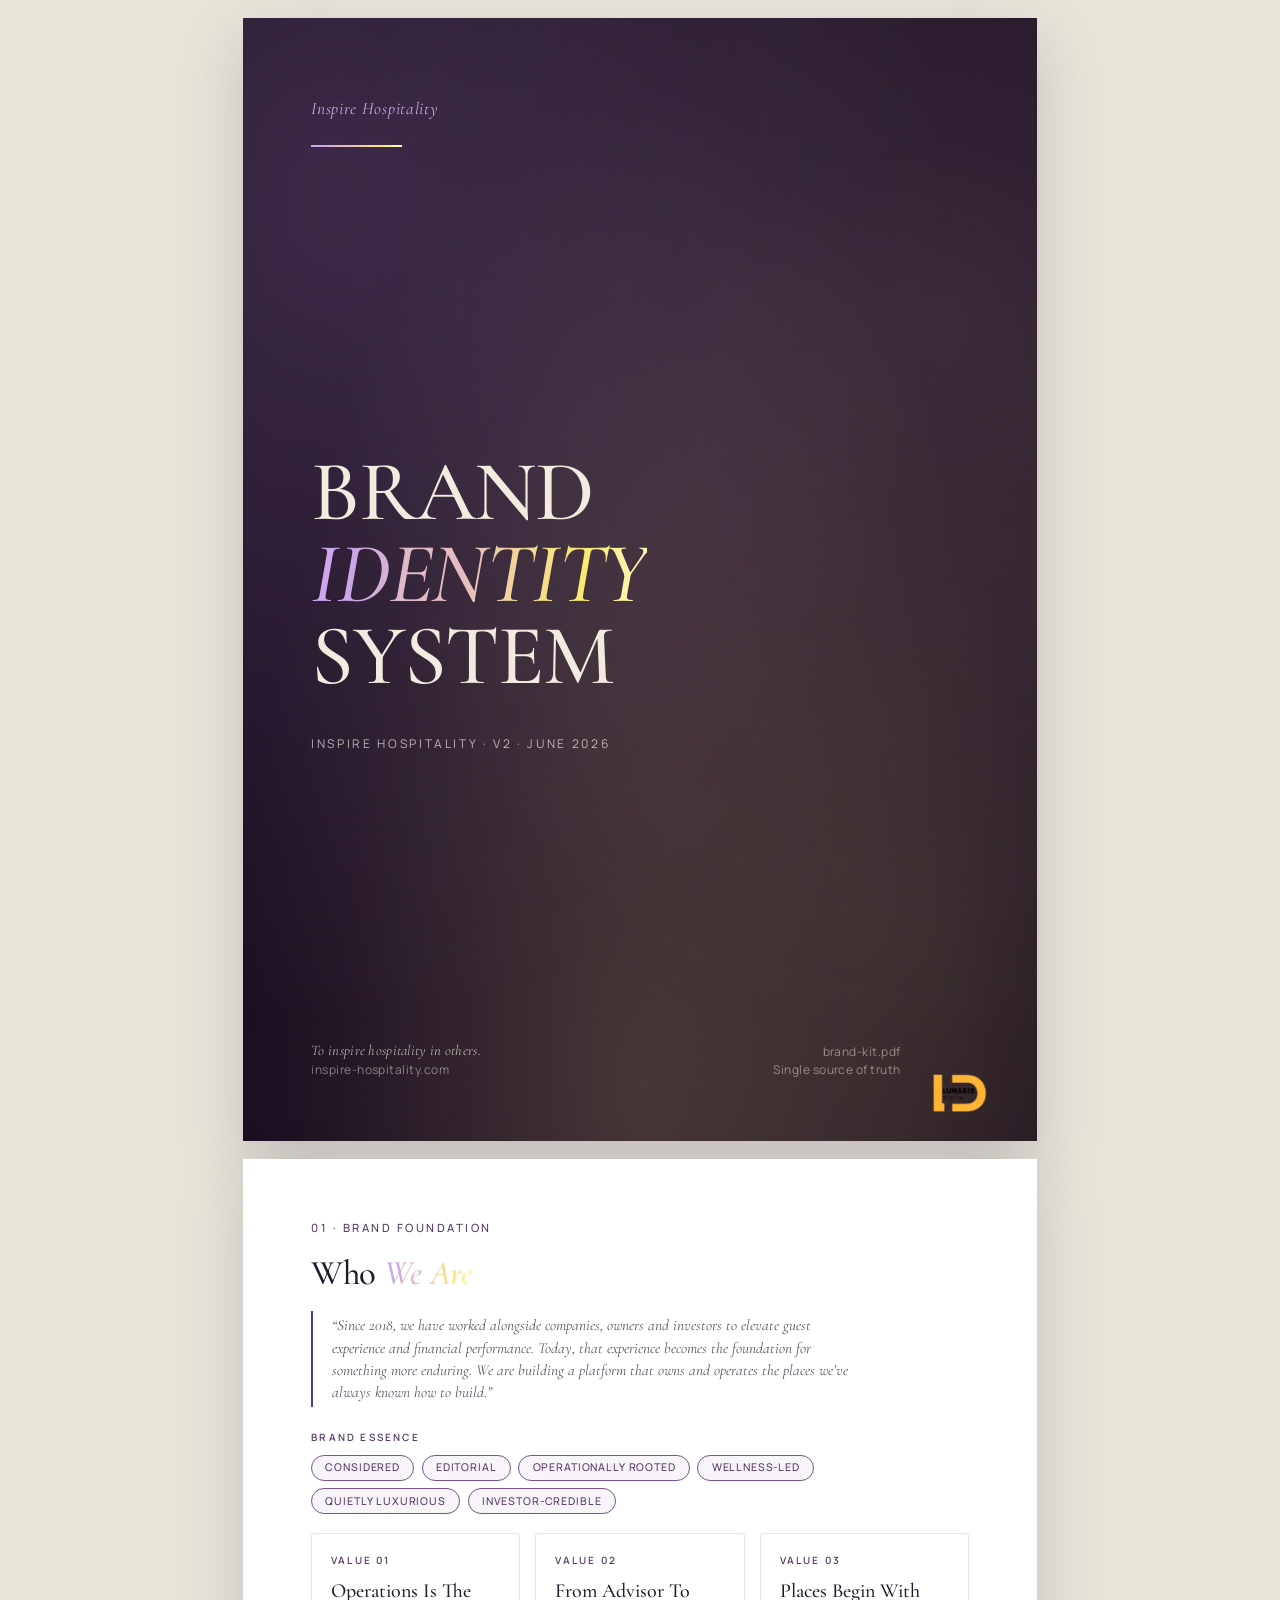
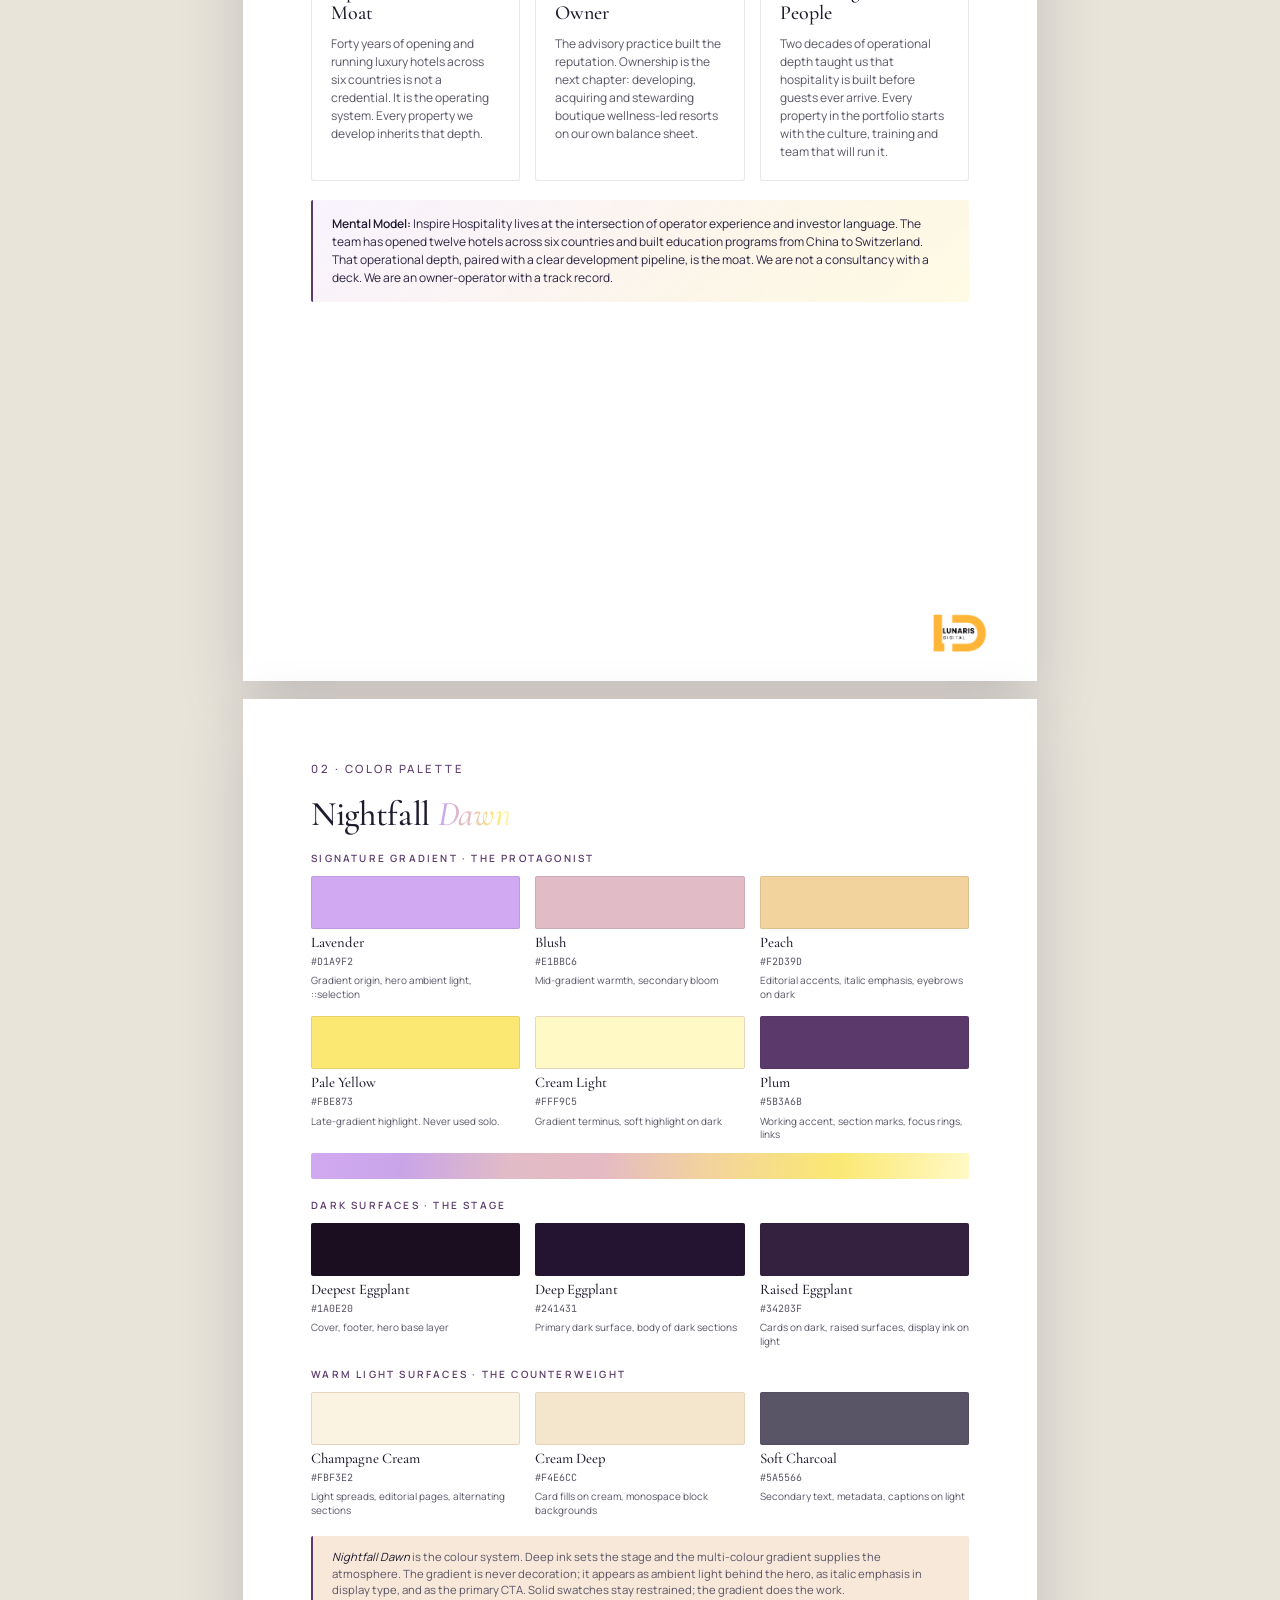
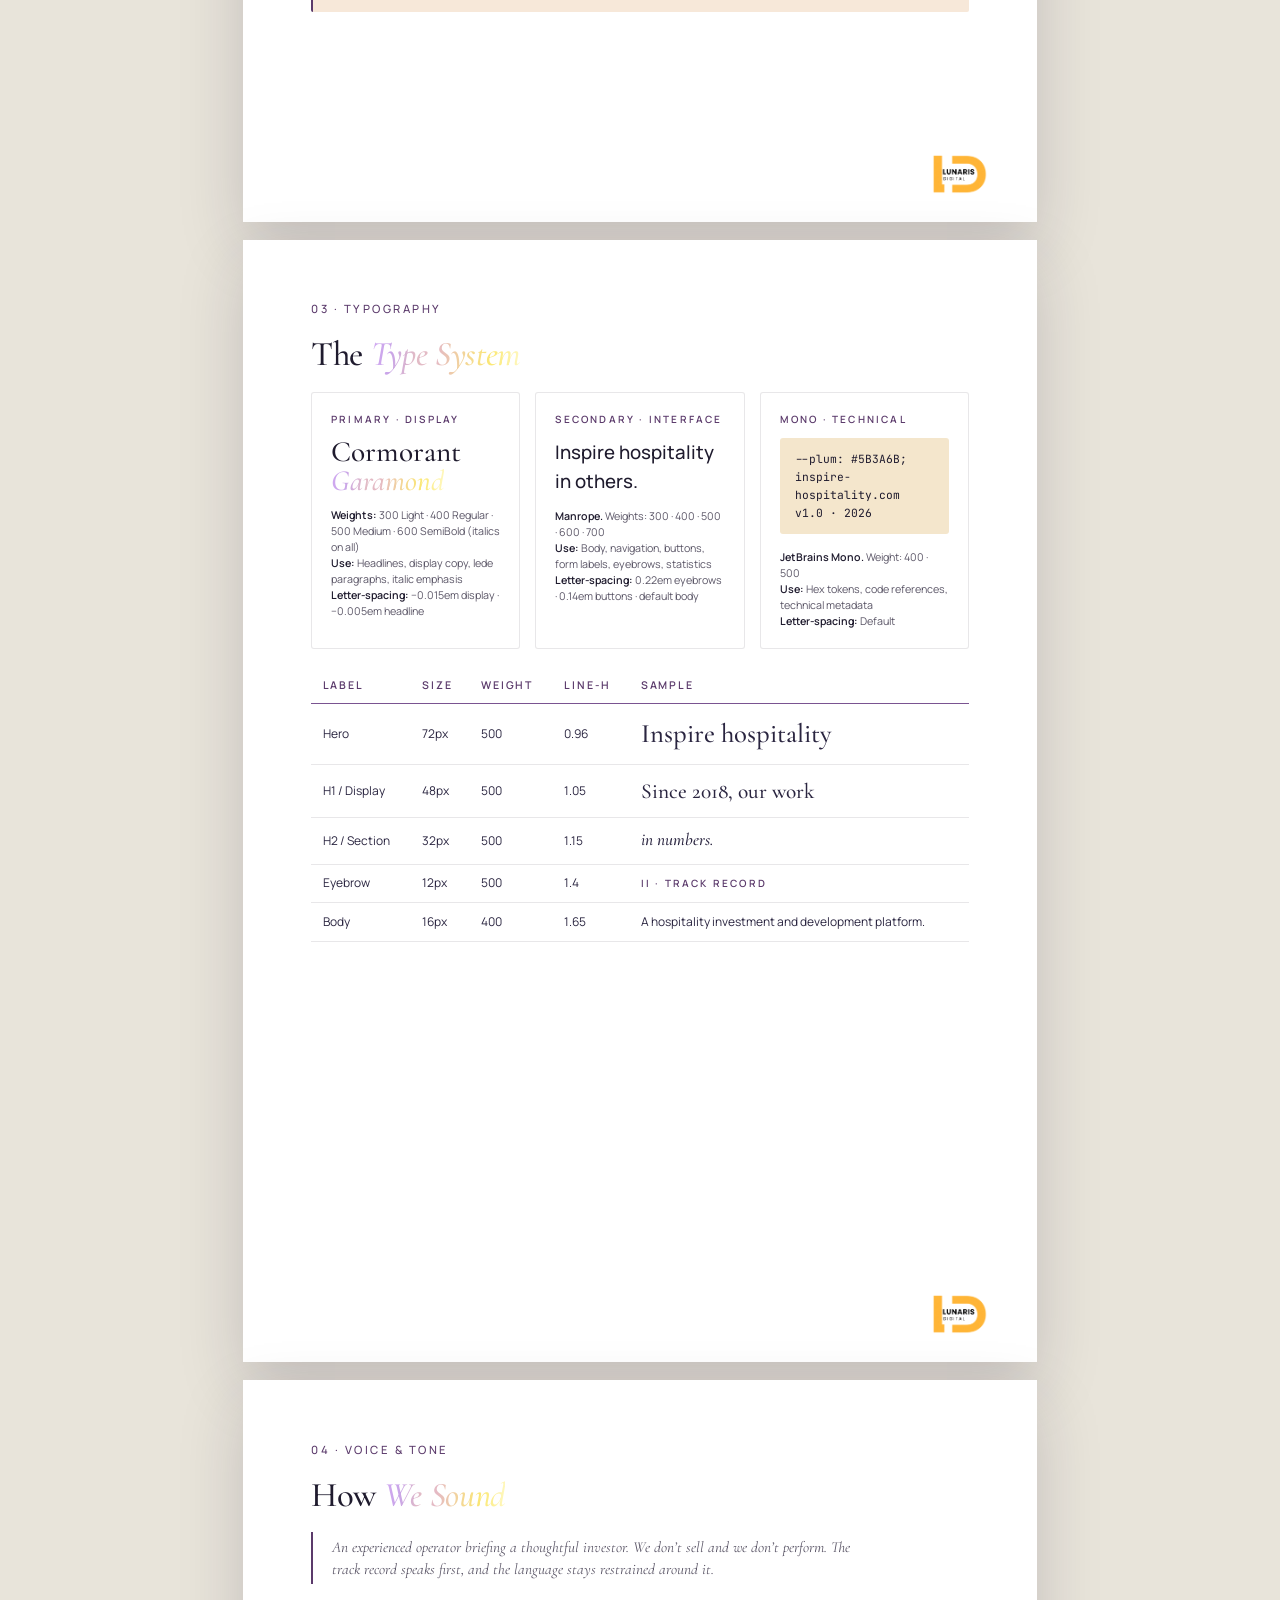
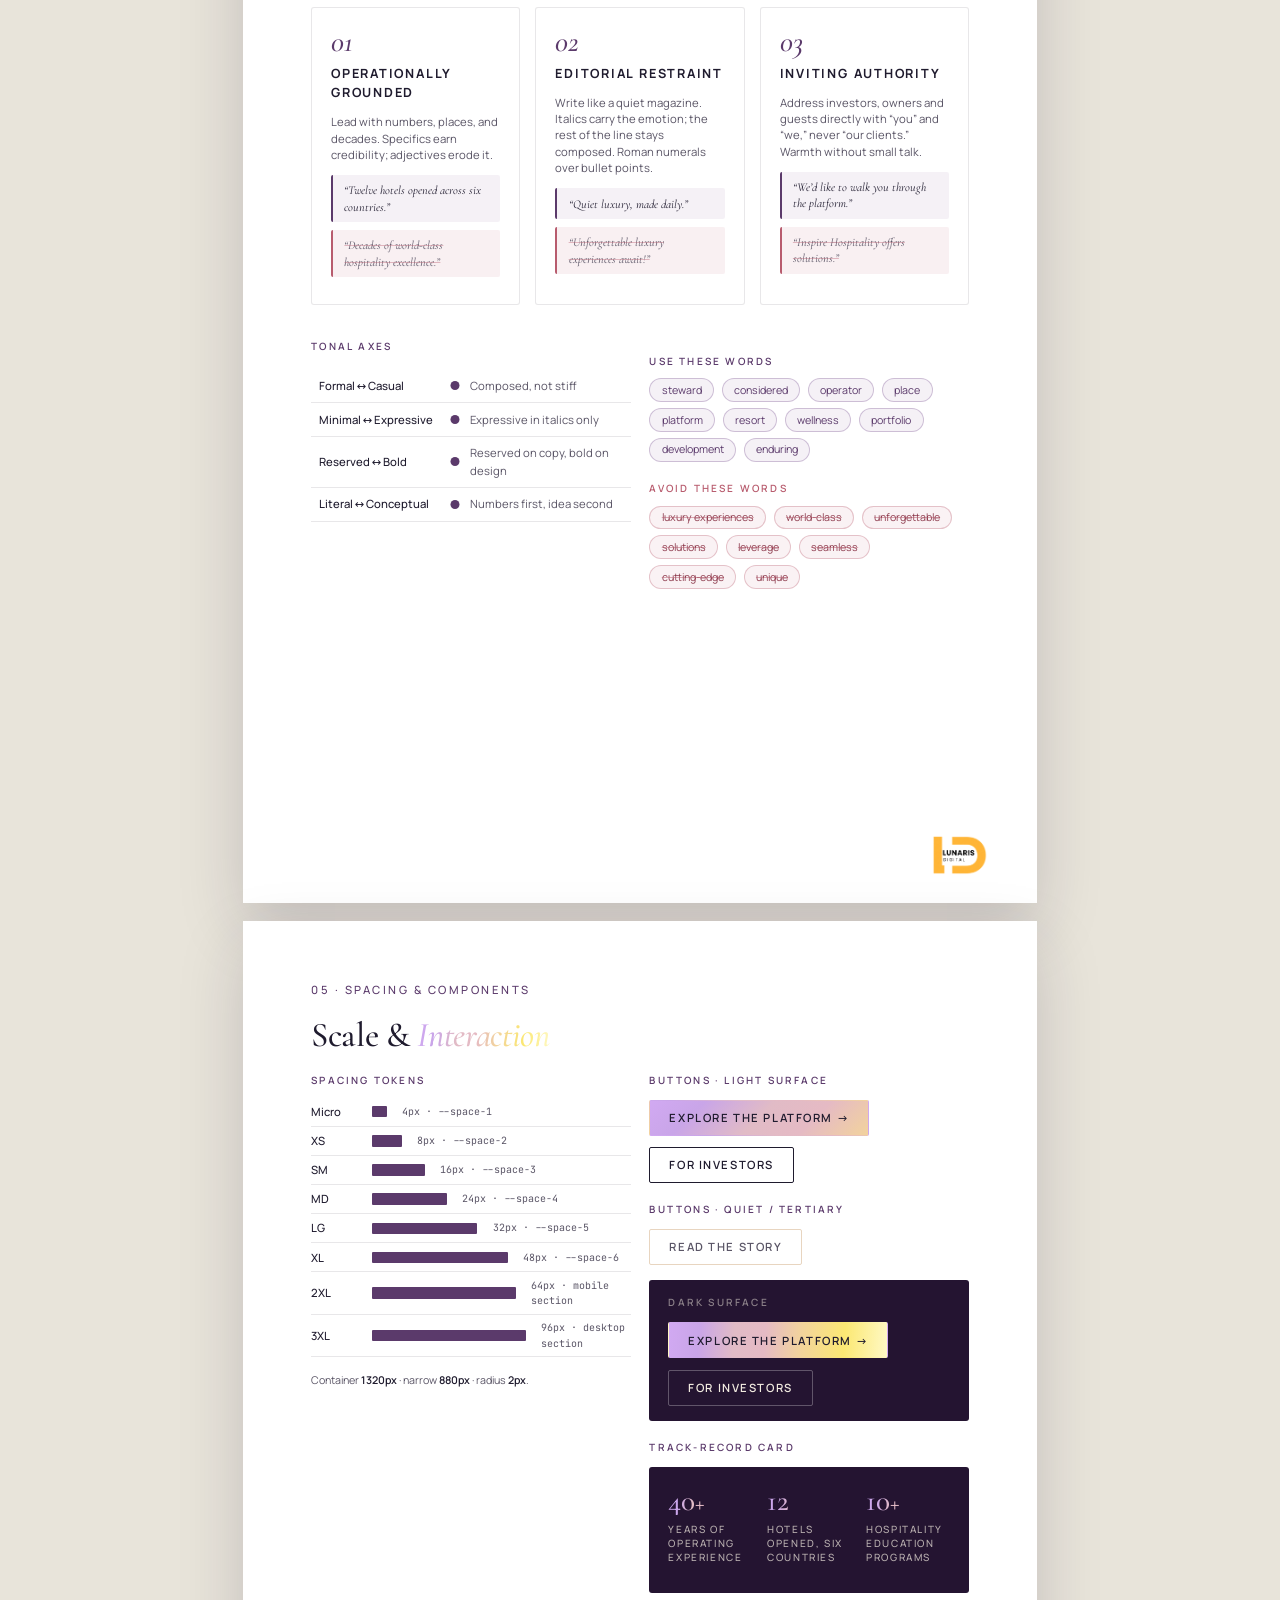
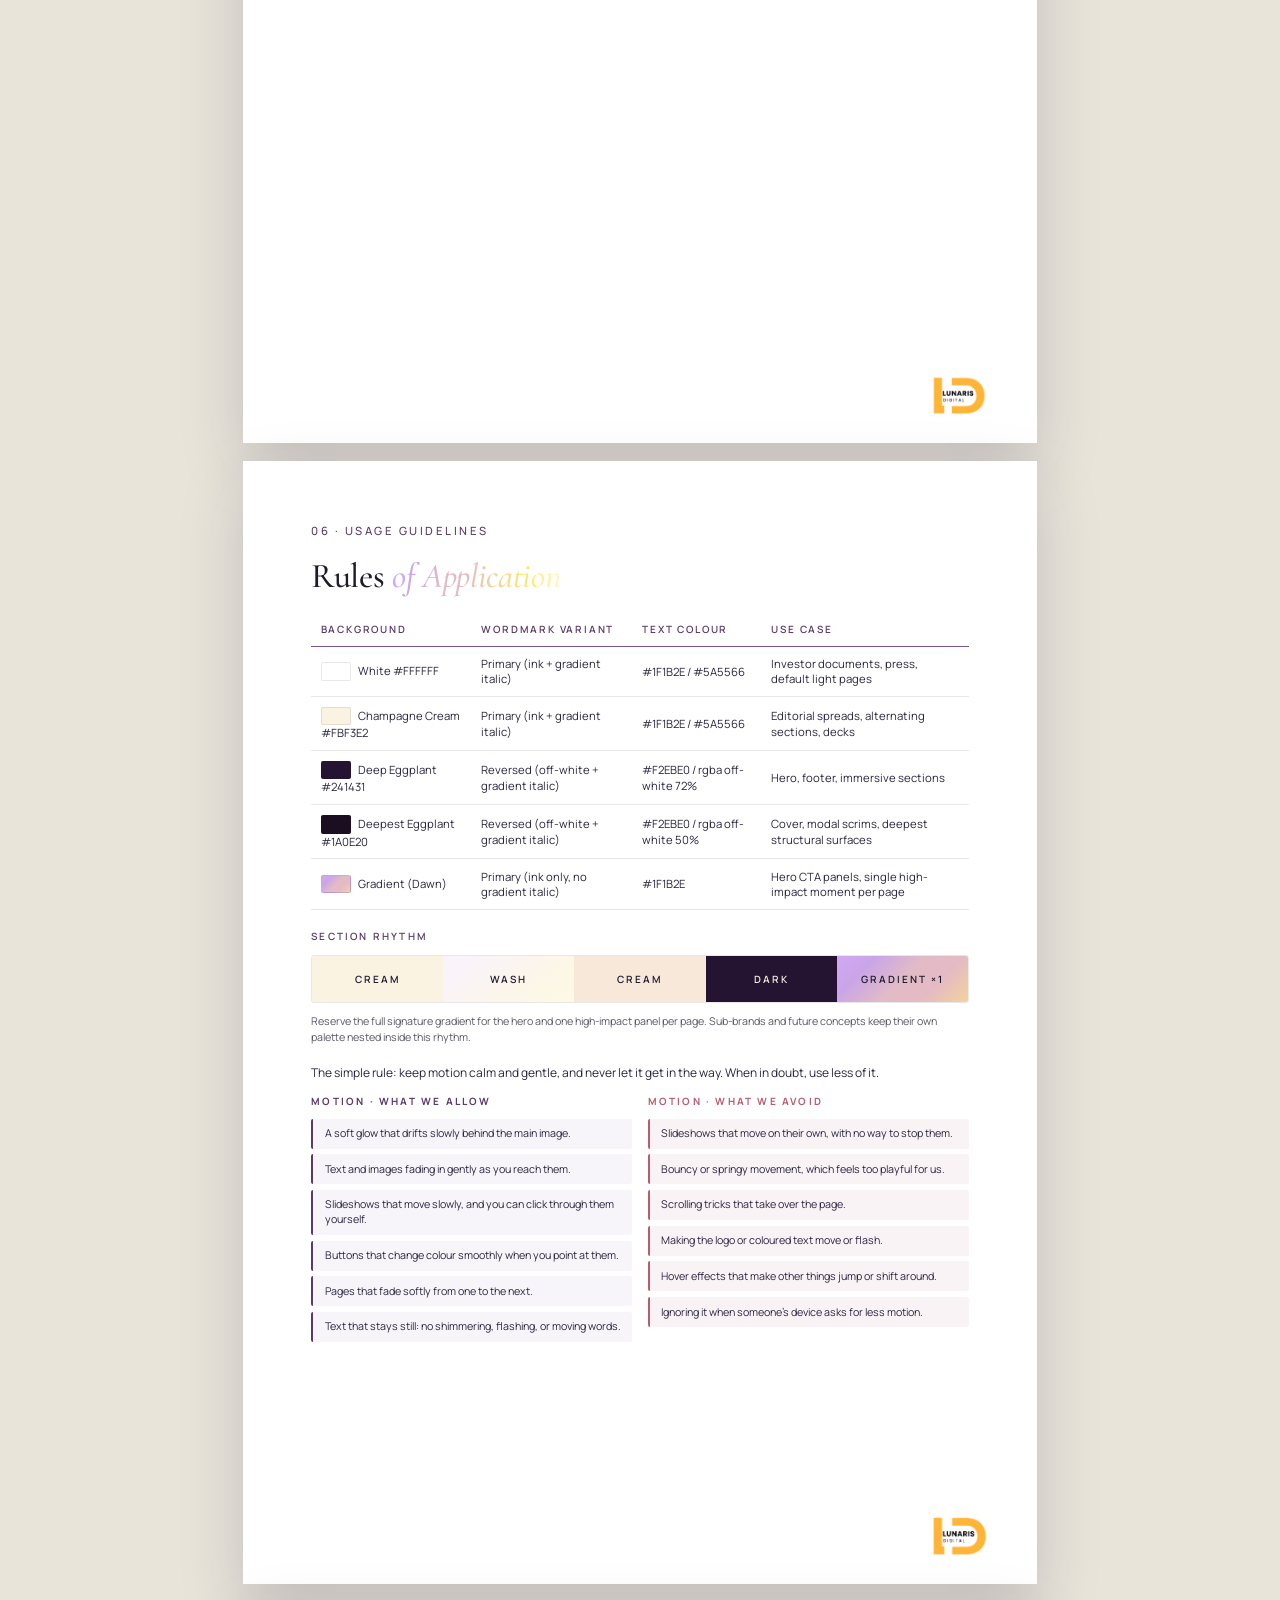
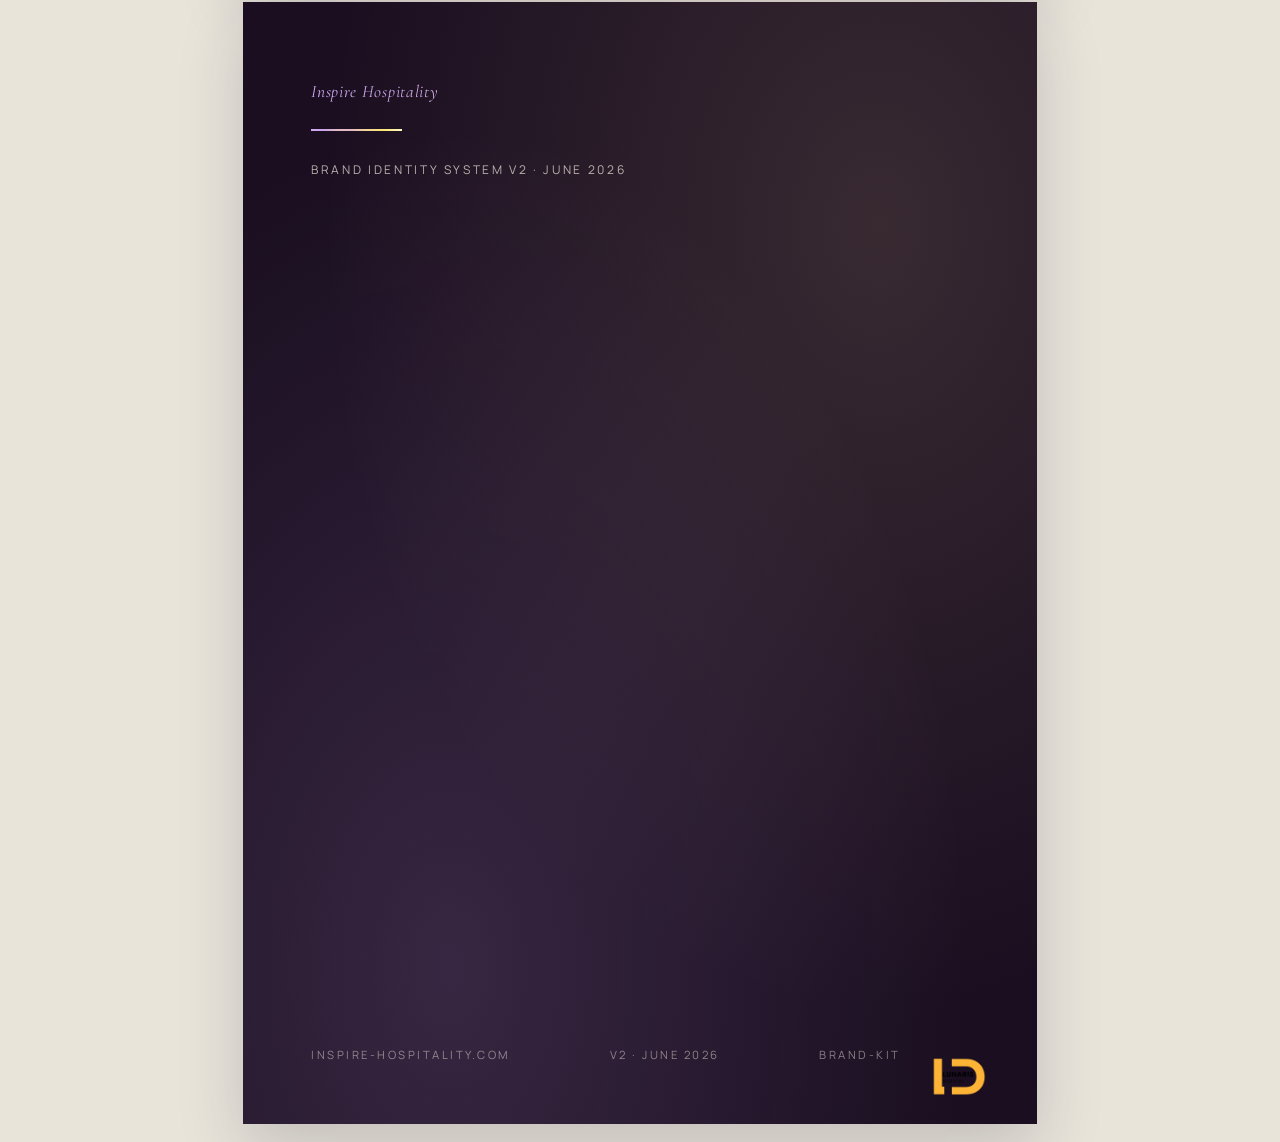
<file: brand-kit.html>
<!doctype html>
<html lang="en">
<head>
<meta charset="utf-8" />
<meta name="viewport" content="width=device-width, initial-scale=1" />
<title>Inspire Hospitality &middot; Brand Identity System v2 &middot; June 2026</title>
<link rel="icon" type="image/avif" href="assets/img/brand/Logo.avif" />
<link rel="preconnect" href="https://fonts.googleapis.com" />
<link rel="preconnect" href="https://fonts.gstatic.com" crossorigin />
<link
  href="https://fonts.googleapis.com/css2?family=Cormorant+Garamond:ital,wght@0,300;0,400;0,500;0,600;1,300;1,400;1,500&family=Manrope:wght@300;400;500;600;700&family=JetBrains+Mono:wght@400;500&display=swap"
  rel="stylesheet"
/>
<style>
  /* ============================================================
     Inspire Hospitality · Brand Kit (Nightfall Dawn)
     Print-ready, single-source-of-truth brand reference.
     ============================================================ */
  :root {
    /* Brand gradient stops */
    --lavender:    #D1A9F2;
    --lavender-2:  #C9A5E8;
    --blush:       #E1BBC6;
    --rose:        #E5BAC4;
    --peach:       #F2D39D;
    --pale-yellow: #FBE873;
    --cream-light: #FFF9C5;

    /* Working accent */
    --plum:       #5B3A6B;
    --plum-deep:  #4A2E59;
    --plum-light: #7A5491;

    /* Dark surfaces */
    --bg-deepest: #1A0E20;
    --bg-deep:    #241431;
    --bg-mid:     #2C1A38;
    --bg-raised:  #34203F;
    --bg-elev:    #3E2849;

    /* Warm light surfaces */
    --cream:        #FBF3E2;
    --cream-deep:   #F4E6CC;
    --cream-blush:  #F7E8D9;
    --ink:          #1F1B2E;
    --ink-soft:     #2A2540;
    --soft-charcoal:#5A5566;
    --hairline:     rgba(31, 27, 46, 0.10);
    --hairline-warm:#E8D5C0;

    /* Type colors (dark surface) */
    --text-on-dark:        #F2EBE0;
    --text-on-dark-sec:    rgba(242, 235, 224, 0.72);
    --text-on-dark-muted:  rgba(242, 235, 224, 0.5);

    /* Signature gradients */
    --gradient-signature: linear-gradient(95deg,
      #D1A9F2 0%, #C9A5E8 14%, #E1BBC6 30%, #E5BAC4 44%,
      #F2D39D 60%, #FBE873 80%, #FFF9C5 100%);
    --gradient-dawn: linear-gradient(135deg,
      #D1A9F2 0%, #C9A5E8 22%, #E1BBC6 50%, #E5BAC4 72%, #F2D39D 100%);
    --gradient-cool: linear-gradient(135deg,
      #D1A9F2 0%, #B68FD8 50%, #7A5491 100%);
    --gradient-wash: linear-gradient(140deg,
      rgba(209,169,242,0.14) 0%, rgba(225,187,198,0.16) 30%,
      rgba(242,211,157,0.22) 60%, rgba(251,232,115,0.20) 100%);

    --font-serif: "Cormorant Garamond", "Times New Roman", serif;
    --font-sans:  "Manrope", -apple-system, BlinkMacSystemFont, "Segoe UI", system-ui, sans-serif;
    --font-mono:  "JetBrains Mono", ui-monospace, SFMono-Regular, Menlo, monospace;
  }

  /* ---------- Reset ---------- */
  *,*::before,*::after { box-sizing: border-box; }
  html { -webkit-text-size-adjust: 100%; }
  body {
    margin: 0;
    background: #E8E4DA;
    color: var(--ink);
    font-family: var(--font-sans);
    font-weight: 400;
    font-size: 11pt;
    line-height: 1.55;
    -webkit-font-smoothing: antialiased;
    -moz-osx-font-smoothing: grayscale;
    -webkit-print-color-adjust: exact;
    print-color-adjust: exact;
  }
  em { font-style: italic; }
  strong { font-weight: 600; }

  /* ---------- Page frame (A4-ish, screen view) ---------- */
  .page {
    width: 210mm;
    height: 297mm;
    margin: 18px auto;
    padding: 16mm 18mm;
    background: #fff;
    box-shadow: 0 24px 60px rgba(36, 20, 49, 0.18);
    position: relative;
    overflow: hidden;
    page-break-after: always;
    page-break-inside: avoid;
    break-inside: avoid;
  }
  .page:last-child { page-break-after: auto; }

  .page--dark {
    background: var(--bg-deep);
    color: var(--text-on-dark);
  }
  .page--cream {
    background: var(--cream);
  }

  /* ---------- Lunaris Digital stamp (every page) ---------- */
  .page::after {
    content: "";
    position: absolute;
    right: 13mm;
    bottom: 5mm;
    width: 15mm;
    height: 15mm;
    z-index: 6;
    background: url("assets/img/brand/Lunaris Digital logo design.png") center / contain no-repeat;
  }

  /* ---------- Section header (page top) ---------- */
  .section-mark {
    font-family: var(--font-sans);
    font-size: 8.5pt;
    font-weight: 500;
    letter-spacing: 0.22em;
    text-transform: uppercase;
    color: var(--plum);
    margin: 0 0 5mm 0;
  }
  .page--dark .section-mark { color: var(--peach); }

  .section-title {
    font-family: var(--font-serif);
    font-weight: 500;
    font-size: 26pt;
    line-height: 1.05;
    letter-spacing: -0.01em;
    margin: 0 0 5mm 0;
    color: var(--ink);
  }
  .page--dark .section-title { color: var(--text-on-dark); }
  .section-title em {
    font-style: italic;
    background: var(--gradient-signature);
    -webkit-background-clip: text;
            background-clip: text;
    -webkit-text-fill-color: transparent;
    color: transparent;
  }

  .lede {
    font-family: var(--font-serif);
    font-style: italic;
    font-size: 11.5pt;
    line-height: 1.45;
    color: var(--soft-charcoal);
    border-left: 2px solid var(--plum);
    padding: 1mm 0 1mm 5mm;
    margin: 0 0 6mm 0;
    max-width: 145mm;
  }
  .page--dark .lede {
    color: var(--text-on-dark-sec);
    border-left-color: var(--peach);
  }

  /* ---------- Cover page ---------- */
  .cover {
    background: var(--bg-deepest);
    color: var(--text-on-dark);
    display: flex;
    flex-direction: column;
    justify-content: space-between;
    position: relative;
    overflow: hidden;
  }
  .cover__atmosphere {
    position: absolute;
    inset: -10%;
    background:
      radial-gradient(ellipse at 18% 22%, rgba(209,169,242,0.18), transparent 55%),
      radial-gradient(ellipse at 82% 30%, rgba(229,186,196,0.14), transparent 55%),
      radial-gradient(ellipse at 50% 88%, rgba(242,211,157,0.16), transparent 60%),
      radial-gradient(ellipse at 80% 78%, rgba(251,232,115,0.10), transparent 55%);
    pointer-events: none;
  }
  .cover__grain {
    position: absolute; inset: 0;
    background-image: radial-gradient(rgba(255,255,255,0.04) 1px, transparent 1px);
    background-size: 3px 3px;
    mix-blend-mode: overlay;
    pointer-events: none;
  }
  .cover__top, .cover__mid, .cover__foot {
    position: relative; z-index: 2;
  }
  .cover__brand {
    font-family: var(--font-serif);
    font-style: italic;
    font-weight: 400;
    font-size: 13pt;
    letter-spacing: 0.04em;
    background: var(--gradient-signature);
    -webkit-background-clip: text; background-clip: text;
    -webkit-text-fill-color: transparent; color: transparent;
  }
  .cover__rule {
    width: 24mm; height: 2px;
    background: var(--gradient-signature);
    margin: 6mm 0 8mm 0;
  }
  .cover__display {
    font-family: var(--font-serif);
    font-weight: 500;
    font-size: 64pt;
    line-height: 0.96;
    letter-spacing: -0.015em;
    margin: 0;
  }
  .cover__display em {
    font-style: italic;
    background: var(--gradient-signature);
    -webkit-background-clip: text; background-clip: text;
    -webkit-text-fill-color: transparent; color: transparent;
  }
  .cover__meta {
    margin-top: 10mm;
    font-family: var(--font-sans);
    font-size: 9pt;
    letter-spacing: 0.22em;
    text-transform: uppercase;
    color: var(--text-on-dark-sec);
  }
  .cover__foot {
    display: flex;
    justify-content: space-between;
    align-items: flex-end;
    font-family: var(--font-sans);
    font-size: 9pt;
    letter-spacing: 0.04em;
    color: var(--text-on-dark-muted);
    padding-right: 18mm;
  }
  .cover__foot em {
    font-family: var(--font-serif);
    font-style: italic;
    color: var(--text-on-dark-sec);
    font-size: 11pt;
    letter-spacing: 0.02em;
  }

  /* ---------- Generic helpers ---------- */
  .grid-3 { display: grid; grid-template-columns: repeat(3, 1fr); gap: 4mm; }
  .grid-2 { display: grid; grid-template-columns: repeat(2, 1fr); gap: 5mm; }
  .stack { display: flex; flex-direction: column; gap: 4mm; }

  .pill {
    display: inline-block;
    padding: 1mm 3.5mm;
    border: 1px solid var(--plum-light);
    border-radius: 999px;
    font-family: var(--font-sans);
    font-size: 8pt;
    font-weight: 500;
    letter-spacing: 0.08em;
    text-transform: uppercase;
    color: var(--plum);
    background: rgba(122, 84, 145, 0.06);
  }
  .pills { display: flex; flex-wrap: wrap; gap: 2mm; margin: 0 0 5mm 0; }

  /* ---------- Value cards ---------- */
  .value-card {
    border: 1px solid var(--hairline);
    border-radius: 3px;
    padding: 5mm;
    background: #fff;
  }
  .value-card__label {
    font-family: var(--font-sans);
    font-size: 7.5pt;
    font-weight: 600;
    letter-spacing: 0.22em;
    text-transform: uppercase;
    color: var(--plum);
    margin: 0 0 3mm 0;
  }
  .value-card__title {
    font-family: var(--font-serif);
    font-weight: 500;
    font-size: 15pt;
    line-height: 1.1;
    margin: 0 0 3mm 0;
    color: var(--ink);
  }
  .value-card__body {
    font-family: var(--font-sans);
    font-size: 9pt;
    line-height: 1.5;
    color: var(--soft-charcoal);
    margin: 0;
  }

  .mental-model {
    margin-top: 5mm;
    padding: 4mm 5mm;
    background: var(--gradient-wash);
    border-left: 2px solid var(--plum);
    border-radius: 2px;
    font-family: var(--font-sans);
    font-size: 9pt;
    line-height: 1.5;
    color: var(--ink-soft);
  }
  .mental-model strong { color: var(--ink); }

  /* ---------- Color swatches ---------- */
  .color-group__label {
    font-family: var(--font-sans);
    font-size: 7.5pt;
    font-weight: 600;
    letter-spacing: 0.22em;
    text-transform: uppercase;
    color: var(--plum);
    margin: 5mm 0 2.5mm 0;
  }
  .color-group__label:first-of-type { margin-top: 0; }

  .swatch { display: flex; flex-direction: column; gap: 1.2mm; }
  .swatch__chip {
    height: 14mm;
    border-radius: 2px;
    border: 1px solid var(--hairline);
  }
  .swatch__name {
    font-family: var(--font-serif);
    font-weight: 500;
    font-size: 11pt;
    color: var(--ink);
    margin: 0;
    line-height: 1.1;
  }
  .swatch__hex {
    font-family: var(--font-mono);
    font-size: 7.5pt;
    color: var(--soft-charcoal);
    margin: 0;
  }
  .swatch__use {
    font-family: var(--font-sans);
    font-size: 7.5pt;
    color: var(--soft-charcoal);
    margin: 0;
    line-height: 1.35;
  }

  .gradient-strip {
    height: 7mm;
    border-radius: 2px;
    margin-top: 3mm;
  }
  .gradient-strip--signature { background: var(--gradient-signature); }
  .gradient-strip--dawn      { background: var(--gradient-dawn); }
  .gradient-strip--cool      { background: var(--gradient-cool); }

  .footnote {
    margin-top: 5mm;
    padding: 3.5mm 5mm;
    background: var(--cream-blush);
    border-left: 2px solid var(--plum);
    font-family: var(--font-sans);
    font-size: 8.5pt;
    line-height: 1.45;
    color: var(--soft-charcoal);
    border-radius: 2px;
  }
  .footnote em { color: var(--ink); }

  /* ---------- Typography page ---------- */
  .type-card {
    border: 1px solid var(--hairline);
    border-radius: 3px;
    padding: 5mm;
    background: #fff;
  }
  .type-card__label {
    font-family: var(--font-sans);
    font-size: 7.5pt;
    font-weight: 600;
    letter-spacing: 0.22em;
    text-transform: uppercase;
    color: var(--plum);
    margin: 0 0 3mm 0;
  }
  .type-specimen-serif {
    font-family: var(--font-serif);
    font-weight: 500;
    font-size: 22pt;
    line-height: 0.98;
    color: var(--ink);
    margin: 0 0 3mm 0;
  }
  .type-specimen-serif em {
    font-style: italic;
    background: var(--gradient-signature);
    -webkit-background-clip: text; background-clip: text;
    -webkit-text-fill-color: transparent; color: transparent;
  }
  .type-specimen-sans {
    font-family: var(--font-sans);
    font-weight: 500;
    font-size: 14pt;
    color: var(--ink);
    margin: 0 0 3mm 0;
  }
  .type-specimen-mono {
    font-family: var(--font-mono);
    font-size: 8.5pt;
    background: var(--cream-deep);
    color: var(--ink);
    padding: 3mm 4mm;
    border-radius: 3px;
    line-height: 1.6;
  }
  .type-meta {
    font-family: var(--font-sans);
    font-size: 8pt;
    color: var(--soft-charcoal);
    line-height: 1.5;
    margin: 0;
  }
  .type-meta strong { color: var(--ink); font-weight: 600; }

  .type-table {
    width: 100%;
    border-collapse: collapse;
    margin-top: 5mm;
    font-family: var(--font-sans);
    font-size: 9pt;
  }
  .type-table th,
  .type-table td {
    text-align: left;
    padding: 2.5mm 3mm;
    border-bottom: 1px solid var(--hairline);
    color: var(--ink-soft);
    vertical-align: middle;
  }
  .type-table th {
    font-size: 8pt;
    font-weight: 600;
    letter-spacing: 0.18em;
    text-transform: uppercase;
    color: var(--plum);
    border-bottom: 1px solid var(--plum-light);
  }
  .type-table td.sample-hero  { font-family: var(--font-serif); font-size: 20pt; font-weight: 500; }
  .type-table td.sample-h1    { font-family: var(--font-serif); font-size: 16pt; font-weight: 500; }
  .type-table td.sample-h2    { font-family: var(--font-serif); font-size: 13pt; font-weight: 500; font-style: italic; }
  .type-table td.sample-eye   {
    font-family: var(--font-sans); font-size: 7.5pt; font-weight: 600;
    letter-spacing: 0.22em; text-transform: uppercase; color: var(--plum);
  }
  .type-table td.sample-body  { font-family: var(--font-sans); font-size: 9pt; }

  /* ---------- Voice & Tone ---------- */
  .voice-card {
    border: 1px solid var(--hairline);
    border-radius: 3px;
    padding: 5mm;
    background: #fff;
  }
  .voice-card__num {
    font-family: var(--font-serif);
    font-weight: 500;
    font-size: 22pt;
    line-height: 1;
    color: var(--plum);
    margin: 0 0 2mm 0;
    font-style: italic;
  }
  .voice-card__title {
    font-family: var(--font-sans);
    font-size: 9.5pt;
    font-weight: 700;
    letter-spacing: 0.14em;
    text-transform: uppercase;
    margin: 0 0 3mm 0;
    color: var(--ink);
  }
  .voice-card__body {
    font-family: var(--font-sans);
    font-size: 8.5pt;
    line-height: 1.45;
    color: var(--soft-charcoal);
    margin: 0 0 3mm 0;
  }
  .voice-quote {
    padding: 2mm 3mm;
    border-radius: 2px;
    font-family: var(--font-serif);
    font-style: italic;
    font-size: 9pt;
    line-height: 1.35;
    margin: 0 0 2mm 0;
  }
  .voice-quote--yes {
    background: rgba(122, 84, 145, 0.08);
    border-left: 2px solid var(--plum);
    color: var(--ink);
  }
  .voice-quote--no {
    background: rgba(229, 186, 196, 0.22);
    border-left: 2px solid #B85C6E;
    color: var(--soft-charcoal);
    text-decoration: line-through;
    text-decoration-color: rgba(184, 92, 110, 0.4);
  }

  .axis-table {
    width: 100%;
    border-collapse: collapse;
    font-family: var(--font-sans);
    font-size: 8.5pt;
    margin-top: 4mm;
  }
  .axis-table td {
    padding: 2mm 2mm;
    border-bottom: 1px solid var(--hairline);
    color: var(--ink-soft);
    vertical-align: middle;
  }
  .axis-table td:first-child { font-weight: 500; color: var(--ink); width: 36mm; }
  .axis-bar {
    position: relative;
    height: 3px;
    background: var(--hairline);
    border-radius: 999px;
    width: 100%;
    max-width: 50mm;
  }
  .axis-bar::after {
    content: "";
    position: absolute;
    top: -3px; height: 9px;
    width: 9px;
    border-radius: 50%;
    background: var(--plum);
    left: var(--pos, 50%);
    transform: translateX(-50%);
  }

  .word-group {
    margin-top: 4mm;
  }
  .word-group__label {
    font-family: var(--font-sans);
    font-size: 7.5pt;
    font-weight: 600;
    letter-spacing: 0.22em;
    text-transform: uppercase;
    margin: 0 0 2mm 0;
  }
  .word-group--use .word-group__label { color: var(--plum); }
  .word-group--avoid .word-group__label { color: #B85C6E; }
  .word-chip {
    display: inline-block;
    padding: 0.7mm 3mm;
    border-radius: 999px;
    font-family: var(--font-sans);
    font-size: 8pt;
    margin: 0 1.2mm 1.2mm 0;
  }
  .word-chip--use {
    background: rgba(122, 84, 145, 0.08);
    color: var(--plum);
    border: 1px solid rgba(122, 84, 145, 0.32);
  }
  .word-chip--avoid {
    background: rgba(184, 92, 110, 0.08);
    color: #8E3C4E;
    border: 1px solid rgba(184, 92, 110, 0.32);
    text-decoration: line-through;
    text-decoration-color: rgba(184, 92, 110, 0.5);
  }

  /* ---------- Logo direction ---------- */
  .logo-frames { display: grid; grid-template-columns: repeat(3, 1fr); gap: 4mm; margin-top: 3mm; }
  .logo-frame {
    aspect-ratio: 4 / 3;
    border-radius: 3px;
    border: 1px solid var(--hairline);
    display: flex;
    flex-direction: column;
    align-items: center;
    justify-content: center;
    padding: 4mm;
    position: relative;
    overflow: hidden;
  }
  .logo-frame__caption {
    position: absolute;
    bottom: 3mm; left: 0; right: 0;
    text-align: center;
    font-family: var(--font-sans);
    font-size: 7.5pt;
    font-weight: 600;
    letter-spacing: 0.22em;
    text-transform: uppercase;
  }
  .logo-frame--light { background: var(--cream); }
  .logo-frame--light .logo-frame__caption { color: var(--soft-charcoal); }
  .logo-frame--dark  { background: var(--bg-deep); }
  .logo-frame--dark .logo-frame__caption  { color: var(--text-on-dark-muted); }
  .logo-frame--gradient {
    background: var(--gradient-dawn);
  }
  .logo-frame--gradient .logo-frame__caption { color: var(--ink); }

  .logo-mark {
    font-family: var(--font-serif);
    font-weight: 500;
    font-size: 20pt;
    line-height: 1;
    letter-spacing: -0.005em;
    text-align: center;
  }
  .logo-mark em {
    font-style: italic;
  }
  .logo-mark__sub {
    display: block;
    margin-top: 2mm;
    font-family: var(--font-sans);
    font-weight: 500;
    font-size: 6pt;
    letter-spacing: 0.42em;
    text-transform: uppercase;
  }
  .logo-mark--on-light       { color: var(--ink); }
  .logo-mark--on-light em    {
    background: var(--gradient-signature);
    -webkit-background-clip: text; background-clip: text;
    -webkit-text-fill-color: transparent; color: transparent;
  }
  .logo-mark--on-light .logo-mark__sub { color: var(--soft-charcoal); }
  .logo-mark--on-dark        { color: var(--text-on-dark); }
  .logo-mark--on-dark em     {
    background: var(--gradient-signature);
    -webkit-background-clip: text; background-clip: text;
    -webkit-text-fill-color: transparent; color: transparent;
  }
  .logo-mark--on-dark .logo-mark__sub  { color: var(--text-on-dark-sec); }
  .logo-mark--on-grad        { color: var(--ink); }
  .logo-mark--on-grad em     { color: var(--plum-deep); }
  .logo-mark--on-grad .logo-mark__sub  { color: var(--ink-soft); }

  /* Do / Don't tables */
  .rules { display: grid; grid-template-columns: 1fr 1fr; gap: 4mm; margin-top: 6mm; }
  .rules__col {
    padding: 4mm 5mm;
    border-radius: 3px;
    border: 1px solid var(--hairline);
  }
  .rules__col--do    { background: rgba(122, 84, 145, 0.05); border-color: rgba(122, 84, 145, 0.28); }
  .rules__col--dont  { background: rgba(184, 92, 110, 0.05); border-color: rgba(184, 92, 110, 0.28); }
  .rules__title {
    font-family: var(--font-sans);
    font-size: 8pt;
    font-weight: 700;
    letter-spacing: 0.22em;
    text-transform: uppercase;
    margin: 0 0 2.5mm 0;
  }
  .rules__col--do   .rules__title { color: var(--plum); }
  .rules__col--dont .rules__title { color: #B85C6E; }
  .rules__list { margin: 0; padding: 0; list-style: none; }
  .rules__list li {
    font-family: var(--font-sans);
    font-size: 8.5pt;
    color: var(--ink-soft);
    margin: 0 0 1.5mm 0;
    padding-left: 4mm;
    position: relative;
    line-height: 1.4;
  }
  .rules__col--do   .rules__list li::before { content: "•"; position: absolute; left: 0; color: var(--plum); font-weight: 700; }
  .rules__col--dont .rules__list li::before { content: "×"; position: absolute; left: 0; color: #B85C6E; font-weight: 700; }

  /* ---------- Spacing & components ---------- */
  .spacing-row {
    display: flex;
    align-items: center;
    gap: 4mm;
    padding: 1.4mm 0;
    border-bottom: 1px solid var(--hairline);
  }
  .spacing-row:last-child { border-bottom: none; }
  .spacing-row__bar {
    background: var(--plum);
    height: 3mm;
    border-radius: 1px;
  }
  .spacing-row__label {
    font-family: var(--font-sans);
    font-size: 8.5pt;
    color: var(--ink);
    flex: 0 0 12mm;
    font-weight: 500;
  }
  .spacing-row__meta {
    font-family: var(--font-mono);
    font-size: 7.5pt;
    color: var(--soft-charcoal);
  }

  .btn-row { display: flex; flex-wrap: wrap; gap: 3mm; align-items: center; margin: 3mm 0 4mm 0; }
  .btn-demo {
    display: inline-flex;
    align-items: center;
    padding: 2.2mm 5mm;
    font-family: var(--font-sans);
    font-size: 8.5pt;
    font-weight: 600;
    letter-spacing: 0.14em;
    text-transform: uppercase;
    border-radius: 2px;
    border: 1px solid transparent;
  }
  .btn-demo--primary {
    background: var(--gradient-dawn);
    color: var(--ink);
  }
  .btn-demo--ghost {
    background: transparent;
    color: var(--ink);
    border-color: var(--ink);
  }
  .btn-demo--quiet {
    background: transparent;
    color: var(--soft-charcoal);
    border-color: var(--hairline-warm);
  }
  .btn-demo--ghost-dark {
    background: transparent;
    color: var(--text-on-dark);
    border-color: rgba(255,255,255,0.28);
  }
  .btn-demo--primary-dark {
    background: var(--gradient-signature);
    color: var(--ink);
  }

  .dark-strip {
    background: var(--bg-deep);
    color: var(--text-on-dark);
    padding: 4mm 5mm;
    border-radius: 3px;
    margin-top: 3mm;
  }
  .dark-strip__label {
    font-family: var(--font-sans);
    font-size: 7.5pt;
    font-weight: 600;
    letter-spacing: 0.22em;
    text-transform: uppercase;
    color: var(--text-on-dark-muted);
    margin: 0 0 3mm 0;
  }

  .stats-card {
    display: grid;
    grid-template-columns: repeat(3, 1fr);
    gap: 4mm;
    margin-top: 3mm;
    padding: 5mm;
    background: var(--bg-deep);
    border-radius: 3px;
    color: var(--text-on-dark);
  }
  .stat-demo__num {
    font-family: var(--font-serif);
    font-weight: 500;
    font-size: 22pt;
    line-height: 1;
    background: var(--gradient-signature);
    -webkit-background-clip: text; background-clip: text;
    -webkit-text-fill-color: transparent; color: transparent;
  }
  .stat-demo__label {
    font-family: var(--font-sans);
    font-size: 7.5pt;
    font-weight: 500;
    letter-spacing: 0.16em;
    text-transform: uppercase;
    color: var(--text-on-dark-sec);
    margin-top: 2mm;
    line-height: 1.4;
  }

  /* ---------- Usage rules ---------- */
  .usage-table {
    width: 100%;
    border-collapse: collapse;
    font-family: var(--font-sans);
    font-size: 8.5pt;
    margin-top: 3mm;
  }
  .usage-table th, .usage-table td {
    text-align: left;
    padding: 2.5mm 2.5mm;
    border-bottom: 1px solid var(--hairline);
    color: var(--ink-soft);
    vertical-align: middle;
    line-height: 1.35;
  }
  .usage-table th {
    font-size: 7.5pt;
    font-weight: 600;
    letter-spacing: 0.18em;
    text-transform: uppercase;
    color: var(--plum);
    border-bottom: 1px solid var(--plum-light);
  }
  .bg-chip {
    display: inline-block;
    width: 8mm;
    height: 5mm;
    border-radius: 2px;
    border: 1px solid var(--hairline);
    vertical-align: middle;
    margin-right: 2mm;
  }

  .rhythm {
    display: grid;
    grid-template-columns: 1fr 1fr 1fr 1fr 1fr;
    margin-top: 3mm;
    border-radius: 3px;
    overflow: hidden;
    border: 1px solid var(--hairline);
  }
  .rhythm__seg {
    text-align: center;
    padding: 4mm 2mm;
    font-family: var(--font-sans);
    font-size: 7.5pt;
    font-weight: 600;
    letter-spacing: 0.2em;
    text-transform: uppercase;
  }
  .rhythm__seg--cream    { background: var(--cream); color: var(--ink); }
  .rhythm__seg--wash     { background: var(--gradient-wash); color: var(--ink); }
  .rhythm__seg--cream-2  { background: var(--cream-blush); color: var(--ink); }
  .rhythm__seg--dark     { background: var(--bg-deep); color: var(--text-on-dark); }
  .rhythm__seg--grad     { background: var(--gradient-dawn); color: var(--ink); }

  .motion-grid {
    display: grid;
    grid-template-columns: 1fr 1fr;
    gap: 4mm;
    margin-top: 5mm;
  }
  .motion-list { margin: 0; padding: 0; list-style: none; }
  .motion-list li {
    font-family: var(--font-sans);
    font-size: 8pt;
    padding: 2mm 3mm;
    border-radius: 2px;
    margin-bottom: 1.5mm;
    color: var(--ink-soft);
    line-height: 1.4;
  }
  .motion-list--ok li {
    background: rgba(122, 84, 145, 0.06);
    border-left: 2px solid var(--plum);
  }
  .motion-list--no li {
    background: rgba(184, 92, 110, 0.07);
    border-left: 2px solid #B85C6E;
  }
  .motion-list__head {
    font-family: var(--font-sans);
    font-size: 7.5pt;
    font-weight: 700;
    letter-spacing: 0.22em;
    text-transform: uppercase;
    margin: 0 0 2.5mm 0;
  }
  .motion-list--ok .motion-list__head { color: var(--plum); }
  .motion-list--no .motion-list__head { color: #B85C6E; }

  /* ---------- Closing page ---------- */
  .closing {
    background: var(--bg-deepest);
    color: var(--text-on-dark);
    display: flex;
    flex-direction: column;
    justify-content: space-between;
    position: relative;
    overflow: hidden;
  }
  .closing__atmosphere {
    position: absolute;
    inset: -10%;
    background:
      radial-gradient(ellipse at 30% 80%, rgba(209,169,242,0.16), transparent 55%),
      radial-gradient(ellipse at 75% 25%, rgba(242,211,157,0.14), transparent 55%);
    pointer-events: none;
  }
  .closing__top, .closing__foot { position: relative; z-index: 2; }
  .closing__statement {
    font-family: var(--font-serif);
    font-weight: 400;
    font-style: italic;
    font-size: 22pt;
    line-height: 1.25;
    max-width: 150mm;
  }
  .closing__statement em {
    font-style: italic;
    background: var(--gradient-signature);
    -webkit-background-clip: text; background-clip: text;
    -webkit-text-fill-color: transparent; color: transparent;
  }

  /* ---------- Print ---------- */
  @page { size: A4; margin: 0; }
  @media print {
    body { background: #fff; }
    .page {
      margin: 0;
      box-shadow: none;
      width: 210mm;
      min-height: 297mm;
      padding: 22mm 20mm;
    }
  }
</style>
</head>

<body>

<!-- ============================================================
     PAGE 1 · COVER
     ============================================================ -->
<section class="page cover">
  <div class="cover__atmosphere" aria-hidden="true"></div>
  <div class="cover__grain" aria-hidden="true"></div>

  <div class="cover__top">
    <p class="cover__brand">Inspire Hospitality</p>
    <div class="cover__rule"></div>
  </div>

  <div class="cover__mid">
    <h1 class="cover__display">
      BRAND<br />
      <em>IDENTITY</em><br />
      SYSTEM
    </h1>
    <p class="cover__meta">
      Inspire Hospitality &middot; V2 &middot; June 2026
    </p>
  </div>

  <div class="cover__foot">
    <div>
      <em>To inspire hospitality in others.</em><br />
      inspire-hospitality.com
    </div>
    <div style="text-align:right;">
      brand-kit.pdf<br />
      Single source of truth
    </div>
  </div>
</section>


<!-- ============================================================
     PAGE 2 · BRAND FOUNDATION
     ============================================================ -->
<section class="page">
  <p class="section-mark">01 &middot; Brand Foundation</p>
  <h2 class="section-title">Who <em>We Are</em></h2>

  <p class="lede">
    &ldquo;Since 2018, we have worked alongside companies, owners and
    investors to elevate guest experience and financial performance.
    Today, that experience becomes the foundation for something more
    enduring. We are building a platform that owns and operates the
    places we&rsquo;ve always known how to build.&rdquo;
  </p>

  <p class="color-group__label" style="margin-top: 4mm;">Brand Essence</p>
  <div class="pills">
    <span class="pill">Considered</span>
    <span class="pill">Editorial</span>
    <span class="pill">Operationally Rooted</span>
    <span class="pill">Wellness-Led</span>
    <span class="pill">Quietly Luxurious</span>
    <span class="pill">Investor-Credible</span>
  </div>

  <div class="grid-3">
    <article class="value-card">
      <p class="value-card__label">Value 01</p>
      <h3 class="value-card__title">Operations Is The Moat</h3>
      <p class="value-card__body">
        Forty years of opening and running luxury hotels across six countries
        is not a credential. It is the operating system. Every property we
        develop inherits that depth.
      </p>
    </article>

    <article class="value-card">
      <p class="value-card__label">Value 02</p>
      <h3 class="value-card__title">From Advisor To Owner</h3>
      <p class="value-card__body">
        The advisory practice built the reputation. Ownership is the next
        chapter: developing, acquiring and stewarding boutique wellness-led
        resorts on our own balance sheet.
      </p>
    </article>

    <article class="value-card">
      <p class="value-card__label">Value 03</p>
      <h3 class="value-card__title">Places Begin With People</h3>
      <p class="value-card__body">
        Two decades of operational depth taught us that hospitality is
        built before guests ever arrive. Every property in the portfolio
        starts with the culture, training and team that will run it.
      </p>
    </article>
  </div>

  <div class="mental-model">
    <strong>Mental Model:</strong> Inspire Hospitality lives at the intersection
    of operator experience and investor language. The team has opened twelve
    hotels across six countries and built education programs from China to
    Switzerland. That operational depth, paired with a clear development
    pipeline, is the moat. We are not a consultancy with a deck. We are an
    owner-operator with a track record.
  </div>
</section>


<!-- ============================================================
     PAGE 3 · COLOR PALETTE
     ============================================================ -->
<section class="page">
  <p class="section-mark">02 &middot; Color Palette</p>
  <h2 class="section-title">Nightfall <em>Dawn</em></h2>

  <p class="color-group__label">Signature Gradient &middot; The Protagonist</p>
  <div class="grid-3">
    <div class="swatch">
      <div class="swatch__chip" style="background: var(--lavender);"></div>
      <p class="swatch__name">Lavender</p>
      <p class="swatch__hex">#D1A9F2</p>
      <p class="swatch__use">Gradient origin, hero ambient light, ::selection</p>
    </div>
    <div class="swatch">
      <div class="swatch__chip" style="background: var(--blush);"></div>
      <p class="swatch__name">Blush</p>
      <p class="swatch__hex">#E1BBC6</p>
      <p class="swatch__use">Mid-gradient warmth, secondary bloom</p>
    </div>
    <div class="swatch">
      <div class="swatch__chip" style="background: var(--peach);"></div>
      <p class="swatch__name">Peach</p>
      <p class="swatch__hex">#F2D39D</p>
      <p class="swatch__use">Editorial accents, italic emphasis, eyebrows on dark</p>
    </div>
    <div class="swatch">
      <div class="swatch__chip" style="background: var(--pale-yellow);"></div>
      <p class="swatch__name">Pale Yellow</p>
      <p class="swatch__hex">#FBE873</p>
      <p class="swatch__use">Late-gradient highlight. Never used solo.</p>
    </div>
    <div class="swatch">
      <div class="swatch__chip" style="background: var(--cream-light); border-color: var(--hairline-warm);"></div>
      <p class="swatch__name">Cream Light</p>
      <p class="swatch__hex">#FFF9C5</p>
      <p class="swatch__use">Gradient terminus, soft highlight on dark</p>
    </div>
    <div class="swatch">
      <div class="swatch__chip" style="background: var(--plum);"></div>
      <p class="swatch__name">Plum</p>
      <p class="swatch__hex">#5B3A6B</p>
      <p class="swatch__use">Working accent, section marks, focus rings, links</p>
    </div>
  </div>

  <div class="gradient-strip gradient-strip--signature"></div>

  <p class="color-group__label">Dark Surfaces &middot; The Stage</p>
  <div class="grid-3">
    <div class="swatch">
      <div class="swatch__chip" style="background: var(--bg-deepest);"></div>
      <p class="swatch__name">Deepest Eggplant</p>
      <p class="swatch__hex">#1A0E20</p>
      <p class="swatch__use">Cover, footer, hero base layer</p>
    </div>
    <div class="swatch">
      <div class="swatch__chip" style="background: var(--bg-deep);"></div>
      <p class="swatch__name">Deep Eggplant</p>
      <p class="swatch__hex">#241431</p>
      <p class="swatch__use">Primary dark surface, body of dark sections</p>
    </div>
    <div class="swatch">
      <div class="swatch__chip" style="background: var(--bg-raised);"></div>
      <p class="swatch__name">Raised Eggplant</p>
      <p class="swatch__hex">#34203F</p>
      <p class="swatch__use">Cards on dark, raised surfaces, display ink on light</p>
    </div>
  </div>

  <p class="color-group__label">Warm Light Surfaces &middot; The Counterweight</p>
  <div class="grid-3">
    <div class="swatch">
      <div class="swatch__chip" style="background: var(--cream); border-color: var(--hairline-warm);"></div>
      <p class="swatch__name">Champagne Cream</p>
      <p class="swatch__hex">#FBF3E2</p>
      <p class="swatch__use">Light spreads, editorial pages, alternating sections</p>
    </div>
    <div class="swatch">
      <div class="swatch__chip" style="background: var(--cream-deep); border-color: var(--hairline-warm);"></div>
      <p class="swatch__name">Cream Deep</p>
      <p class="swatch__hex">#F4E6CC</p>
      <p class="swatch__use">Card fills on cream, monospace block backgrounds</p>
    </div>
    <div class="swatch">
      <div class="swatch__chip" style="background: var(--soft-charcoal);"></div>
      <p class="swatch__name">Soft Charcoal</p>
      <p class="swatch__hex">#5A5566</p>
      <p class="swatch__use">Secondary text, metadata, captions on light</p>
    </div>
  </div>

  <div class="footnote">
    <em>Nightfall Dawn</em> is the colour system. Deep ink sets the stage and
    the multi-colour gradient supplies the atmosphere. The gradient is never
    decoration; it appears as ambient light behind the hero, as italic
    emphasis in display type, and as the primary CTA. Solid swatches stay
    restrained; the gradient does the work.
  </div>
</section>


<!-- ============================================================
     PAGE 4 · TYPOGRAPHY
     ============================================================ -->
<section class="page">
  <p class="section-mark">03 &middot; Typography</p>
  <h2 class="section-title">The <em>Type System</em></h2>

  <div class="grid-3">
    <article class="type-card">
      <p class="type-card__label">Primary &middot; Display</p>
      <p class="type-specimen-serif">Cormorant<br /><em>Garamond</em></p>
      <p class="type-meta">
        <strong>Weights:</strong> 300 Light &middot; 400 Regular &middot; 500 Medium &middot; 600 SemiBold (italics on all)<br />
        <strong>Use:</strong> Headlines, display copy, lede paragraphs, italic emphasis<br />
        <strong>Letter-spacing:</strong> &minus;0.015em display &middot; &minus;0.005em headline
      </p>
    </article>

    <article class="type-card">
      <p class="type-card__label">Secondary &middot; Interface</p>
      <p class="type-specimen-sans">Inspire hospitality in others.</p>
      <p class="type-meta">
        <strong>Manrope.</strong> Weights: 300 &middot; 400 &middot; 500 &middot; 600 &middot; 700<br />
        <strong>Use:</strong> Body, navigation, buttons, form labels, eyebrows, statistics<br />
        <strong>Letter-spacing:</strong> 0.22em eyebrows &middot; 0.14em buttons &middot; default body
      </p>
    </article>

    <article class="type-card">
      <p class="type-card__label">Mono &middot; Technical</p>
      <div class="type-specimen-mono">
        --plum: #5B3A6B;<br />
        inspire-hospitality.com<br />
        v1.0 &middot; 2026
      </div>
      <p class="type-meta" style="margin-top: 4mm;">
        <strong>JetBrains Mono.</strong> Weight: 400 &middot; 500<br />
        <strong>Use:</strong> Hex tokens, code references, technical metadata<br />
        <strong>Letter-spacing:</strong> Default
      </p>
    </article>
  </div>

  <table class="type-table">
    <thead>
      <tr>
        <th>Label</th>
        <th>Size</th>
        <th>Weight</th>
        <th>Line-H</th>
        <th>Sample</th>
      </tr>
    </thead>
    <tbody>
      <tr>
        <td>Hero</td>
        <td>72px</td>
        <td>500</td>
        <td>0.96</td>
        <td class="sample-hero">Inspire hospitality</td>
      </tr>
      <tr>
        <td>H1 / Display</td>
        <td>48px</td>
        <td>500</td>
        <td>1.05</td>
        <td class="sample-h1">Since 2018, our work</td>
      </tr>
      <tr>
        <td>H2 / Section</td>
        <td>32px</td>
        <td>500</td>
        <td>1.15</td>
        <td class="sample-h2">in numbers.</td>
      </tr>
      <tr>
        <td>Eyebrow</td>
        <td>12px</td>
        <td>500</td>
        <td>1.4</td>
        <td class="sample-eye">II &middot; Track Record</td>
      </tr>
      <tr>
        <td>Body</td>
        <td>16px</td>
        <td>400</td>
        <td>1.65</td>
        <td class="sample-body">A hospitality investment and development platform.</td>
      </tr>
    </tbody>
  </table>
</section>


<!-- ============================================================
     PAGE 5 · VOICE & TONE
     ============================================================ -->
<section class="page">
  <p class="section-mark">04 &middot; Voice &amp; Tone</p>
  <h2 class="section-title">How <em>We Sound</em></h2>

  <p class="lede">
    An experienced operator briefing a thoughtful investor. We don&rsquo;t sell
    and we don&rsquo;t perform. The track record speaks first, and the
    language stays restrained around it.
  </p>

  <div class="grid-3">
    <article class="voice-card">
      <p class="voice-card__num">01</p>
      <h3 class="voice-card__title">Operationally Grounded</h3>
      <p class="voice-card__body">
        Lead with numbers, places, and decades. Specifics earn credibility;
        adjectives erode it.
      </p>
      <p class="voice-quote voice-quote--yes">&ldquo;Twelve hotels opened across six countries.&rdquo;</p>
      <p class="voice-quote voice-quote--no">&ldquo;Decades of world-class hospitality excellence.&rdquo;</p>
    </article>

    <article class="voice-card">
      <p class="voice-card__num">02</p>
      <h3 class="voice-card__title">Editorial Restraint</h3>
      <p class="voice-card__body">
        Write like a quiet magazine. Italics carry the emotion; the rest of
        the line stays composed. Roman numerals over bullet points.
      </p>
      <p class="voice-quote voice-quote--yes">&ldquo;Quiet luxury, made daily.&rdquo;</p>
      <p class="voice-quote voice-quote--no">&ldquo;Unforgettable luxury experiences await!&rdquo;</p>
    </article>

    <article class="voice-card">
      <p class="voice-card__num">03</p>
      <h3 class="voice-card__title">Inviting Authority</h3>
      <p class="voice-card__body">
        Address investors, owners and guests directly with &ldquo;you&rdquo;
        and &ldquo;we,&rdquo; never &ldquo;our clients.&rdquo; Warmth without
        small talk.
      </p>
      <p class="voice-quote voice-quote--yes">&ldquo;We&rsquo;d like to walk you through the platform.&rdquo;</p>
      <p class="voice-quote voice-quote--no">&ldquo;Inspire Hospitality offers solutions.&rdquo;</p>
    </article>
  </div>

  <div class="grid-2" style="margin-top: 9mm;">
    <div>
      <p class="color-group__label" style="margin-top: 0;">Tonal Axes</p>
      <table class="axis-table">
        <tr><td>Formal &harr; Casual</td><td><div class="axis-bar" style="--pos: 36%"></div></td><td style="font-size: 8.5pt; color: var(--soft-charcoal);">Composed, not stiff</td></tr>
        <tr><td>Minimal &harr; Expressive</td><td><div class="axis-bar" style="--pos: 42%"></div></td><td style="font-size: 8.5pt; color: var(--soft-charcoal);">Expressive in italics only</td></tr>
        <tr><td>Reserved &harr; Bold</td><td><div class="axis-bar" style="--pos: 32%"></div></td><td style="font-size: 8.5pt; color: var(--soft-charcoal);">Reserved on copy, bold on design</td></tr>
        <tr><td>Literal &harr; Conceptual</td><td><div class="axis-bar" style="--pos: 38%"></div></td><td style="font-size: 8.5pt; color: var(--soft-charcoal);">Numbers first, idea second</td></tr>
      </table>
    </div>

    <div>
      <div class="word-group word-group--use">
        <p class="word-group__label">Use These Words</p>
        <span class="word-chip word-chip--use">steward</span>
        <span class="word-chip word-chip--use">considered</span>
        <span class="word-chip word-chip--use">operator</span>
        <span class="word-chip word-chip--use">place</span>
        <span class="word-chip word-chip--use">platform</span>
        <span class="word-chip word-chip--use">resort</span>
        <span class="word-chip word-chip--use">wellness</span>
        <span class="word-chip word-chip--use">portfolio</span>
        <span class="word-chip word-chip--use">development</span>
        <span class="word-chip word-chip--use">enduring</span>
      </div>

      <div class="word-group word-group--avoid">
        <p class="word-group__label">Avoid These Words</p>
        <span class="word-chip word-chip--avoid">luxury experiences</span>
        <span class="word-chip word-chip--avoid">world-class</span>
        <span class="word-chip word-chip--avoid">unforgettable</span>
        <span class="word-chip word-chip--avoid">solutions</span>
        <span class="word-chip word-chip--avoid">leverage</span>
        <span class="word-chip word-chip--avoid">seamless</span>
        <span class="word-chip word-chip--avoid">cutting-edge</span>
        <span class="word-chip word-chip--avoid">unique</span>
      </div>
    </div>
  </div>
</section>


<!-- ============================================================
     PAGE 6 · SPACING & COMPONENTS
     ============================================================ -->
<section class="page">
  <p class="section-mark">05 &middot; Spacing &amp; Components</p>
  <h2 class="section-title">Scale &amp; <em>Interaction</em></h2>

  <div class="grid-2">
    <div>
      <p class="color-group__label" style="margin-top: 0;">Spacing Tokens</p>

      <div class="spacing-row">
        <span class="spacing-row__label">Micro</span>
        <div class="spacing-row__bar" style="width: 4mm;"></div>
        <span class="spacing-row__meta">4px &middot; --space-1</span>
      </div>
      <div class="spacing-row">
        <span class="spacing-row__label">XS</span>
        <div class="spacing-row__bar" style="width: 8mm;"></div>
        <span class="spacing-row__meta">8px &middot; --space-2</span>
      </div>
      <div class="spacing-row">
        <span class="spacing-row__label">SM</span>
        <div class="spacing-row__bar" style="width: 14mm;"></div>
        <span class="spacing-row__meta">16px &middot; --space-3</span>
      </div>
      <div class="spacing-row">
        <span class="spacing-row__label">MD</span>
        <div class="spacing-row__bar" style="width: 20mm;"></div>
        <span class="spacing-row__meta">24px &middot; --space-4</span>
      </div>
      <div class="spacing-row">
        <span class="spacing-row__label">LG</span>
        <div class="spacing-row__bar" style="width: 28mm;"></div>
        <span class="spacing-row__meta">32px &middot; --space-5</span>
      </div>
      <div class="spacing-row">
        <span class="spacing-row__label">XL</span>
        <div class="spacing-row__bar" style="width: 36mm;"></div>
        <span class="spacing-row__meta">48px &middot; --space-6</span>
      </div>
      <div class="spacing-row">
        <span class="spacing-row__label">2XL</span>
        <div class="spacing-row__bar" style="width: 48mm;"></div>
        <span class="spacing-row__meta">64px &middot; mobile section</span>
      </div>
      <div class="spacing-row">
        <span class="spacing-row__label">3XL</span>
        <div class="spacing-row__bar" style="width: 60mm;"></div>
        <span class="spacing-row__meta">96px &middot; desktop section</span>
      </div>

      <p style="font-family: var(--font-sans); font-size: 8pt; color: var(--soft-charcoal); margin-top: 4mm; line-height: 1.45;">
        Container <strong style="color: var(--ink);">1320px</strong> &middot; narrow <strong style="color: var(--ink);">880px</strong> &middot; radius <strong style="color: var(--ink);">2px</strong>.
      </p>
    </div>

    <div>
      <p class="color-group__label" style="margin-top: 0;">Buttons &middot; Light Surface</p>
      <div class="btn-row">
        <span class="btn-demo btn-demo--primary">Explore the Platform &rarr;</span>
        <span class="btn-demo btn-demo--ghost">For Investors</span>
      </div>

      <p class="color-group__label">Buttons &middot; Quiet / Tertiary</p>
      <div class="btn-row">
        <span class="btn-demo btn-demo--quiet">Read the Story</span>
      </div>

      <div class="dark-strip">
        <p class="dark-strip__label">Dark Surface</p>
        <div class="btn-row" style="margin: 0;">
          <span class="btn-demo btn-demo--primary-dark">Explore the Platform &rarr;</span>
          <span class="btn-demo btn-demo--ghost-dark">For Investors</span>
        </div>
      </div>

      <p class="color-group__label">Track-Record Card</p>
      <div class="stats-card">
        <div>
          <div class="stat-demo__num">40<span style="font-size: 18pt;">+</span></div>
          <p class="stat-demo__label">Years of operating experience</p>
        </div>
        <div>
          <div class="stat-demo__num">12</div>
          <p class="stat-demo__label">Hotels opened, six countries</p>
        </div>
        <div>
          <div class="stat-demo__num">10<span style="font-size: 18pt;">+</span></div>
          <p class="stat-demo__label">Hospitality education programs</p>
        </div>
      </div>
    </div>
  </div>
</section>


<!-- ============================================================
     PAGE 7 · USAGE GUIDELINES
     ============================================================ -->
<section class="page">
  <p class="section-mark">06 &middot; Usage Guidelines</p>
  <h2 class="section-title">Rules <em>of Application</em></h2>

  <table class="usage-table">
    <thead>
      <tr>
        <th>Background</th>
        <th>Wordmark Variant</th>
        <th>Text Colour</th>
        <th>Use Case</th>
      </tr>
    </thead>
    <tbody>
      <tr>
        <td><span class="bg-chip" style="background:#fff;"></span>White #FFFFFF</td>
        <td>Primary (ink + gradient italic)</td>
        <td>#1F1B2E / #5A5566</td>
        <td>Investor documents, press, default light pages</td>
      </tr>
      <tr>
        <td><span class="bg-chip" style="background: var(--cream);"></span>Champagne Cream #FBF3E2</td>
        <td>Primary (ink + gradient italic)</td>
        <td>#1F1B2E / #5A5566</td>
        <td>Editorial spreads, alternating sections, decks</td>
      </tr>
      <tr>
        <td><span class="bg-chip" style="background: var(--bg-deep);"></span>Deep Eggplant #241431</td>
        <td>Reversed (off-white + gradient italic)</td>
        <td>#F2EBE0 / rgba off-white 72%</td>
        <td>Hero, footer, immersive sections</td>
      </tr>
      <tr>
        <td><span class="bg-chip" style="background: var(--bg-deepest);"></span>Deepest Eggplant #1A0E20</td>
        <td>Reversed (off-white + gradient italic)</td>
        <td>#F2EBE0 / rgba off-white 50%</td>
        <td>Cover, modal scrims, deepest structural surfaces</td>
      </tr>
      <tr>
        <td><span class="bg-chip" style="background: var(--gradient-dawn);"></span>Gradient (Dawn)</td>
        <td>Primary (ink only, no gradient italic)</td>
        <td>#1F1B2E</td>
        <td>Hero CTA panels, single high-impact moment per page</td>
      </tr>
    </tbody>
  </table>

  <p class="color-group__label">Section Rhythm</p>
  <div class="rhythm">
    <div class="rhythm__seg rhythm__seg--cream">Cream</div>
    <div class="rhythm__seg rhythm__seg--wash">Wash</div>
    <div class="rhythm__seg rhythm__seg--cream-2">Cream</div>
    <div class="rhythm__seg rhythm__seg--dark">Dark</div>
    <div class="rhythm__seg rhythm__seg--grad">Gradient &times;1</div>
  </div>
  <p style="font-family: var(--font-sans); font-size: 8pt; color: var(--soft-charcoal); margin-top: 3mm; line-height: 1.45;">
    Reserve the full signature gradient for the hero and one high-impact panel per page.
    Sub-brands and future concepts keep their own palette nested inside this rhythm.
  </p>

  <p style="font-family: var(--font-sans); font-size: 9pt; color: var(--ink-soft); margin: 5mm 0 0 0; line-height: 1.5;">
    The simple rule: keep motion calm and gentle, and never let it get in the way.
    When in doubt, use less of it.
  </p>

  <div class="motion-grid" style="margin-top: 3mm;">
    <div>
      <p class="motion-list__head" style="color: var(--plum);">Motion &middot; What We Allow</p>
      <ul class="motion-list motion-list--ok">
        <li>A soft glow that drifts slowly behind the main image.</li>
        <li>Text and images fading in gently as you reach them.</li>
        <li>Slideshows that move slowly, and you can click through them yourself.</li>
        <li>Buttons that change colour smoothly when you point at them.</li>
        <li>Pages that fade softly from one to the next.</li>
        <li>Text that stays still: no shimmering, flashing, or moving words.</li>
      </ul>
    </div>
    <div>
      <p class="motion-list__head" style="color: #B85C6E;">Motion &middot; What We Avoid</p>
      <ul class="motion-list motion-list--no">
        <li>Slideshows that move on their own, with no way to stop them.</li>
        <li>Bouncy or springy movement, which feels too playful for us.</li>
        <li>Scrolling tricks that take over the page.</li>
        <li>Making the logo or coloured text move or flash.</li>
        <li>Hover effects that make other things jump or shift around.</li>
        <li>Ignoring it when someone&rsquo;s device asks for less motion.</li>
      </ul>
    </div>
  </div>
</section>


<!-- ============================================================
     PAGE 8 · CLOSING
     ============================================================ -->
<section class="page closing">
  <div class="closing__atmosphere" aria-hidden="true"></div>

  <div class="closing__top">
    <p class="cover__brand">Inspire Hospitality</p>
    <div class="cover__rule"></div>
    <p style="font-family: var(--font-sans); font-size: 9pt; letter-spacing: 0.22em; text-transform: uppercase; color: var(--text-on-dark-sec); margin-top: 4mm;">
      Brand Identity System v2 &middot; June 2026
    </p>
  </div>

  <div class="closing__foot" style="display: flex; justify-content: space-between; font-family: var(--font-sans); font-size: 8.5pt; letter-spacing: 0.22em; text-transform: uppercase; color: var(--text-on-dark-muted); padding-right: 18mm;">
    <span>inspire-hospitality.com</span>
    <span>v2 &middot; June 2026</span>
    <span>brand-kit</span>
  </div>
</section>

</body>
</html>
</file>
